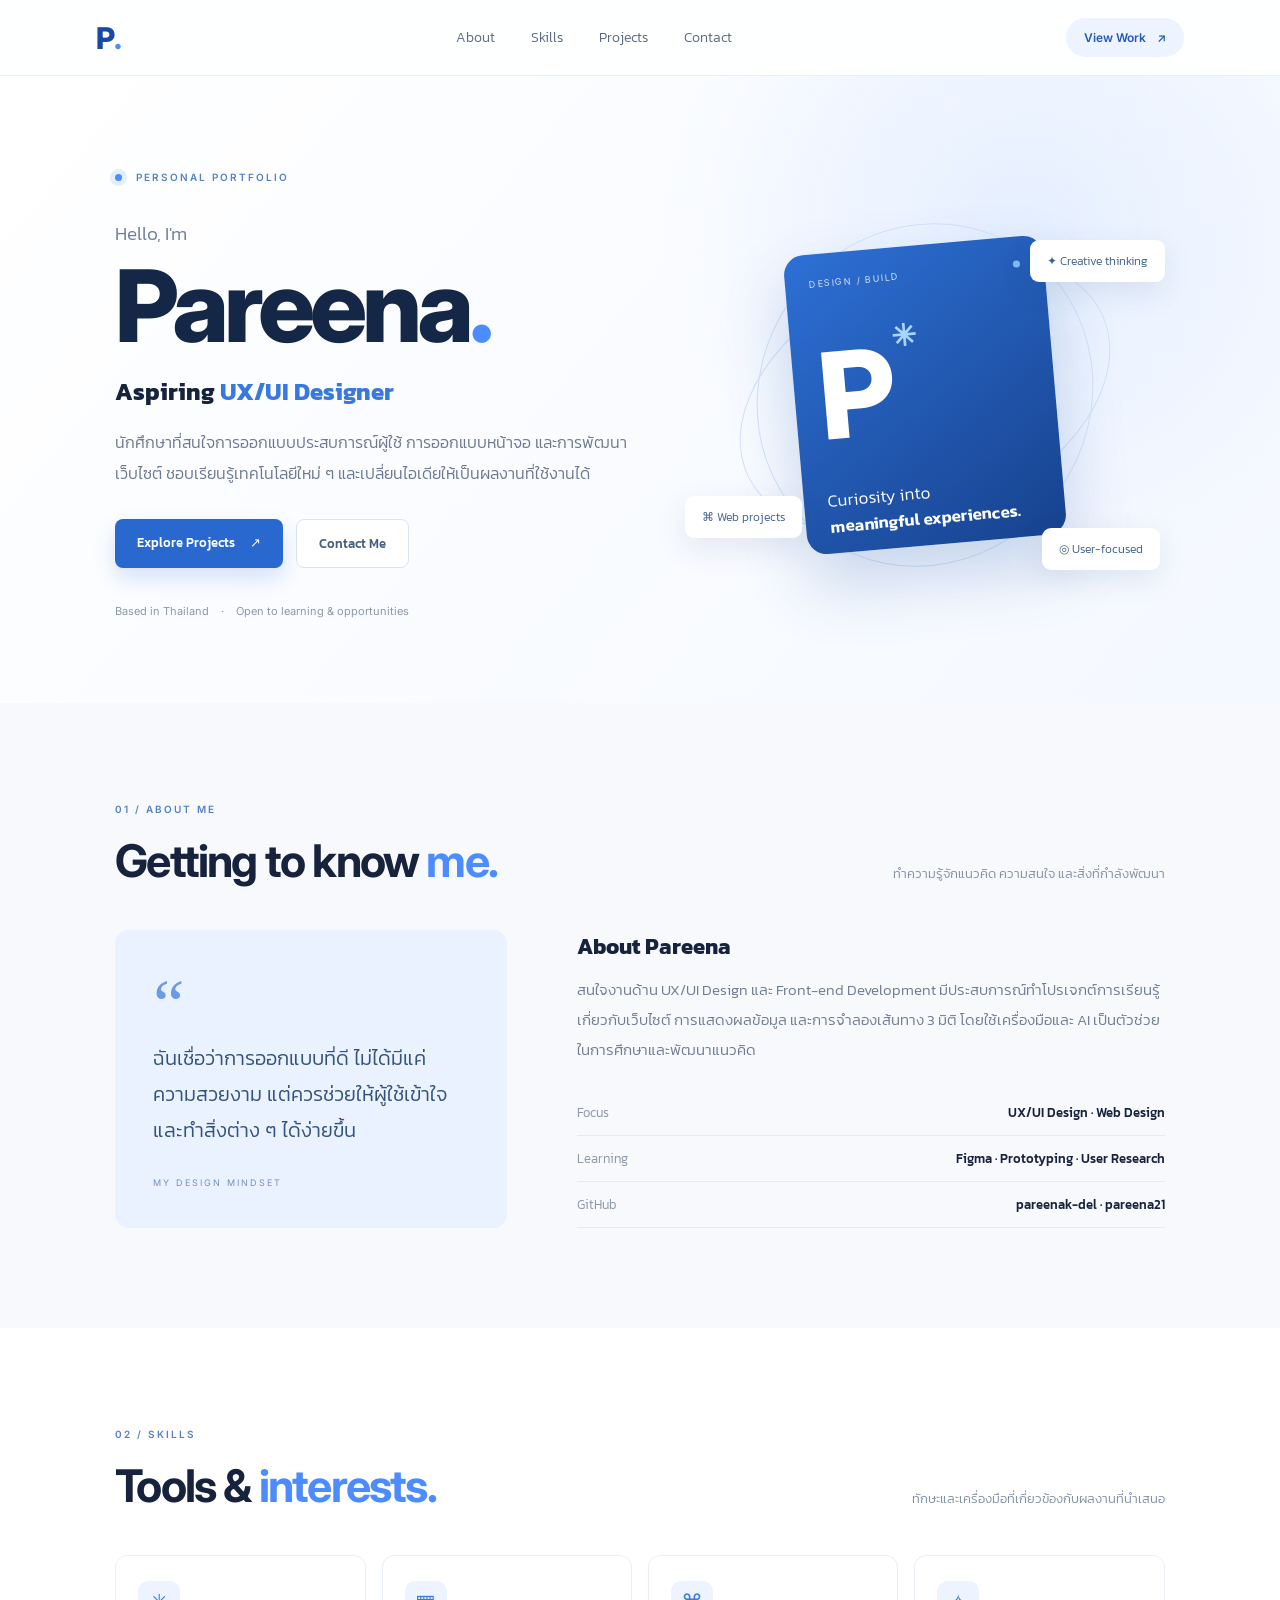
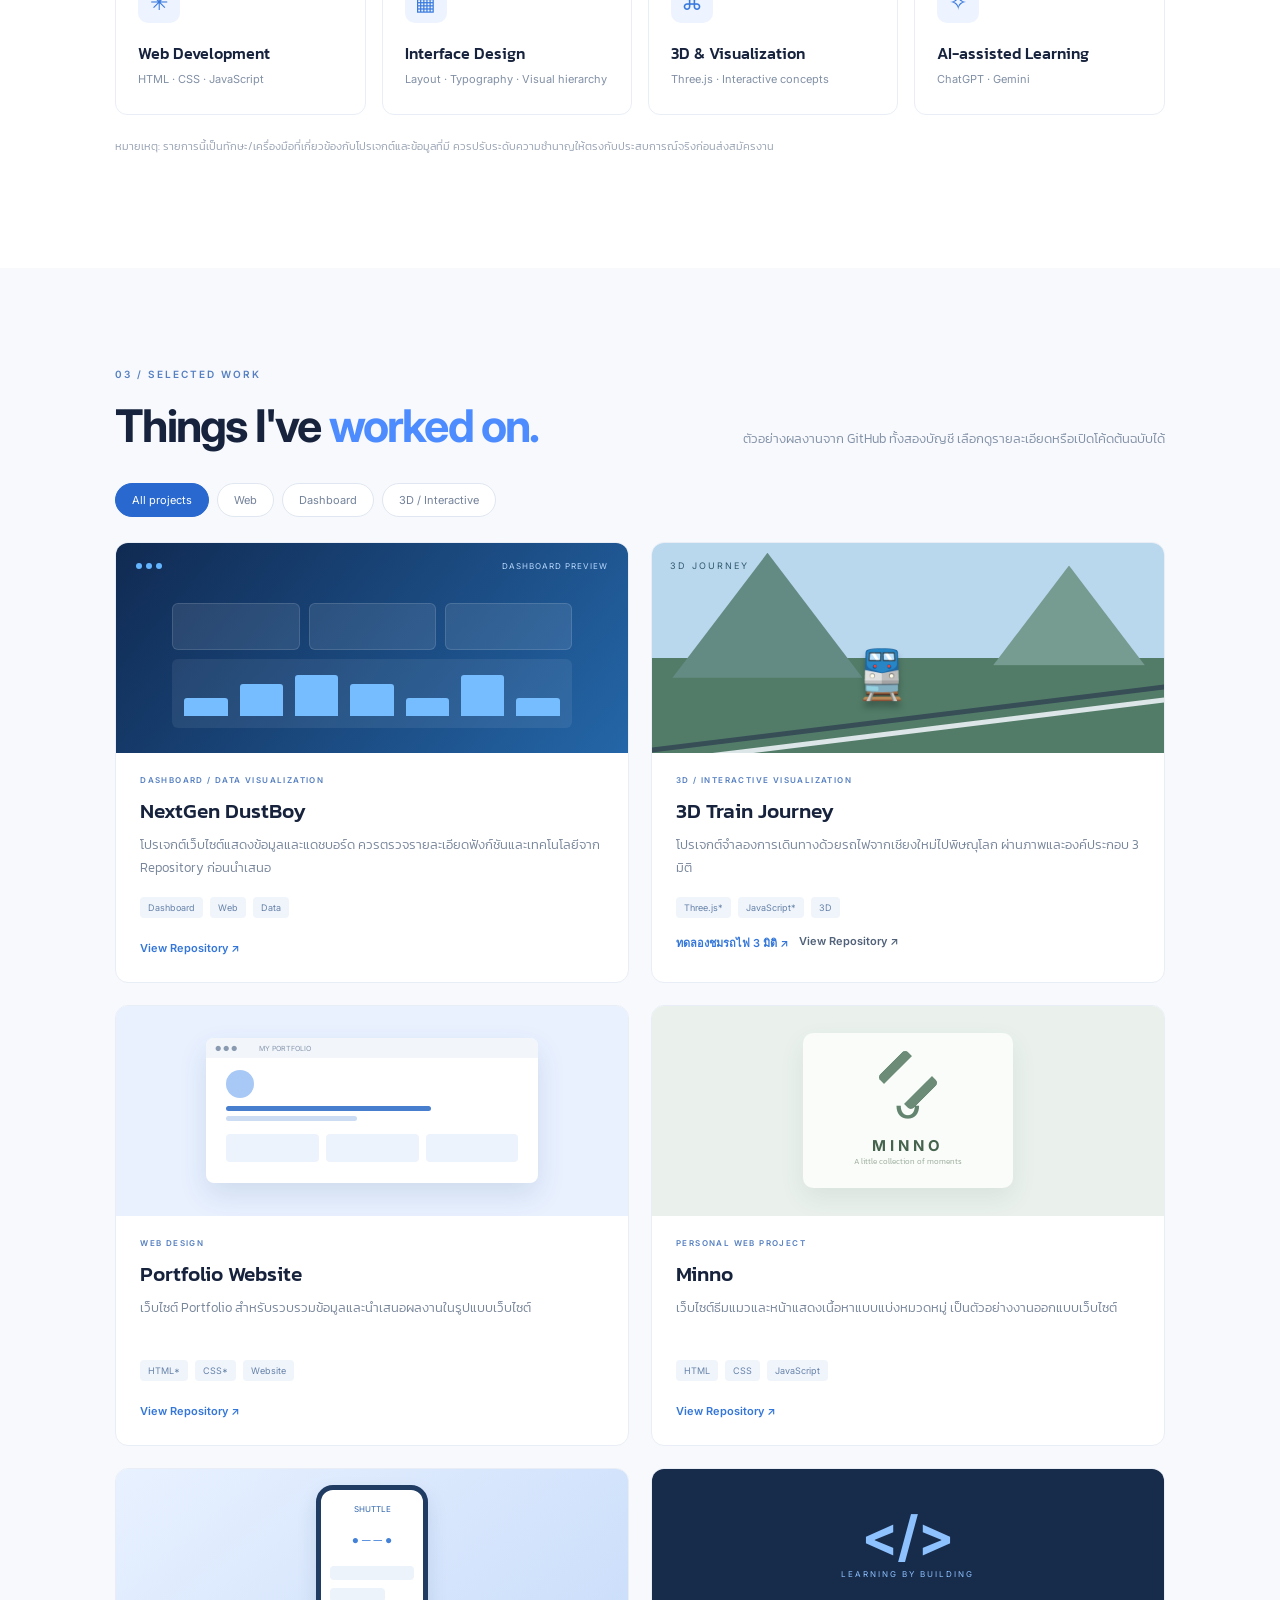
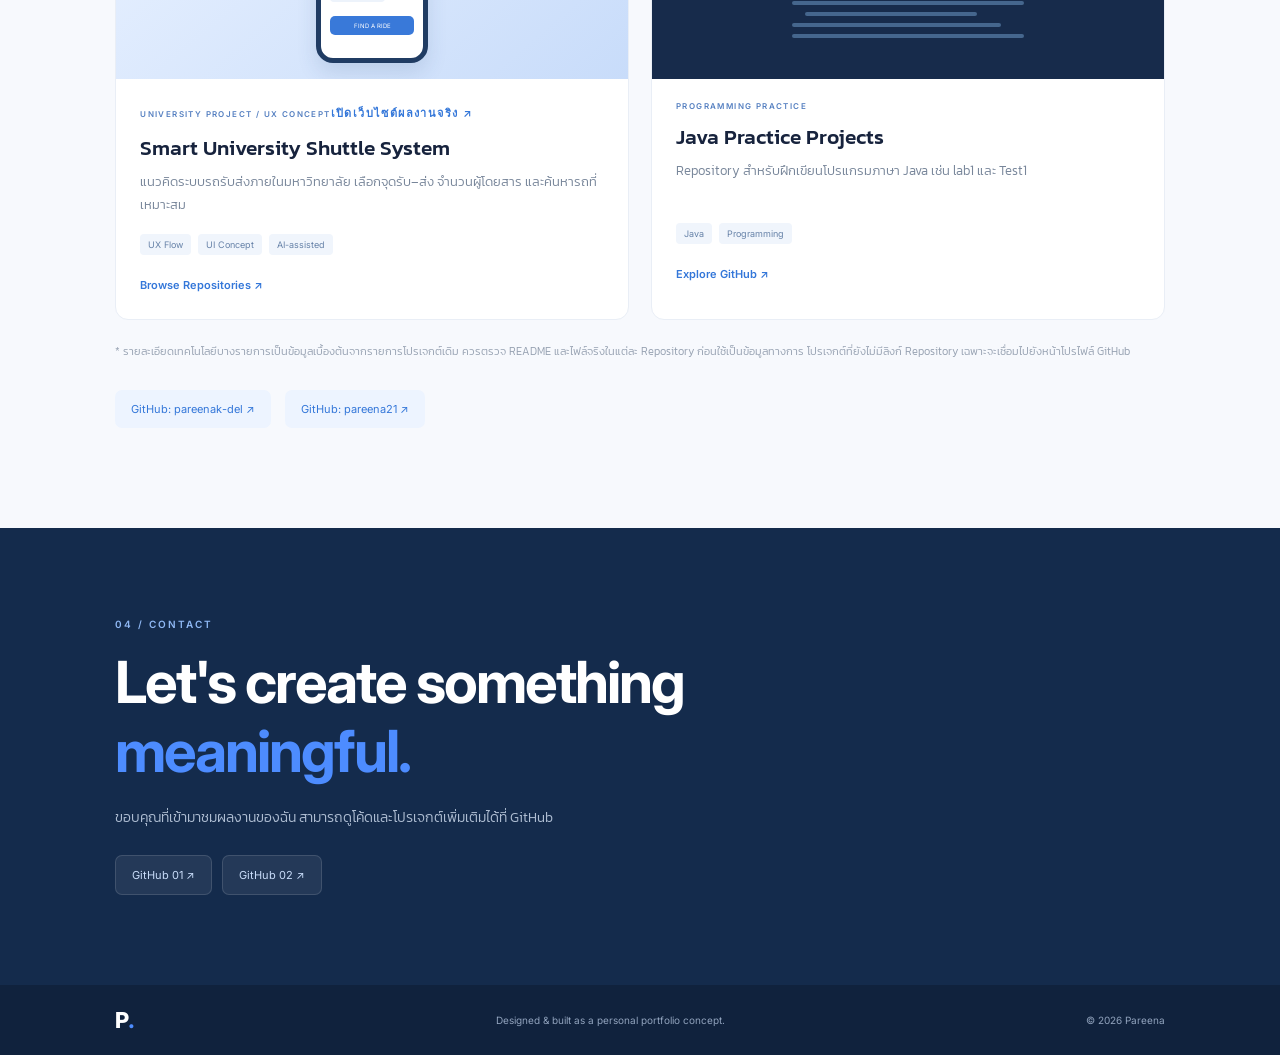
<file: index.html>
<!DOCTYPE html>
<html lang="th">
<head>
  <meta charset="UTF-8">
  <meta name="viewport" content="width=device-width, initial-scale=1.0">
  <meta name="description" content="Pareena's personal portfolio showcasing web, dashboard and 3D projects.">
  <title>Pareena | Personal Portfolio</title>
  <link rel="preconnect" href="https://fonts.googleapis.com">
  <link rel="preconnect" href="https://fonts.gstatic.com" crossorigin>
  <link href="https://fonts.googleapis.com/css2?family=Kanit:wght@300;400;500;600;700&family=Inter:wght@400;500;600;700;800&display=swap" rel="stylesheet">
  <link rel="stylesheet" href="style.css">
</head>
<body>
  <header class="topbar">
    <a class="brand" href="#home">P<span>.</span></a>
    <nav id="nav">
      <a href="#about">About</a><a href="#skills">Skills</a><a href="#projects">Projects</a><a href="#contact">Contact</a>
    </nav>
    <a class="nav-cta" href="#projects">View Work <span>↗</span></a>
    <button class="menu" id="menu" aria-label="เปิดเมนู">☰</button>
  </header>

  <main>
    <section class="hero" id="home">
      <div class="hero-copy">
        <div class="eyebrow"><span class="pulse"></span> PERSONAL PORTFOLIO</div>
        <p class="hello">Hello, I'm</p>
        <h1>Pareena<span>.</span></h1>
        <h2>Aspiring <em>UX/UI Designer</em></h2>
        <p class="intro">นักศึกษาที่สนใจการออกแบบประสบการณ์ผู้ใช้ การออกแบบหน้าจอ และการพัฒนาเว็บไซต์ ชอบเรียนรู้เทคโนโลยีใหม่ ๆ และเปลี่ยนไอเดียให้เป็นผลงานที่ใช้งานได้</p>
        <div class="hero-actions">
          <a class="button primary" href="#projects">Explore Projects <span>↗</span></a>
          <a class="button secondary" href="#contact">Contact Me</a>
        </div>
        <div class="hero-meta"><span>Based in Thailand</span><span>·</span><span>Open to learning & opportunities</span></div>
      </div>
      <div class="hero-art" aria-label="ตกแต่งกราฟิก Portfolio">
        <div class="orbit orbit-one"></div><div class="orbit orbit-two"></div>
        <div class="glass-card card-main"><div class="mini-top"><span>DESIGN / BUILD</span><span class="dot-blue"></span></div><div class="big-symbol">P<span>✳</span></div><div class="card-caption">Curiosity into<br><b>meaningful experiences.</b></div></div>
        <div class="float-chip chip-one">✦ Creative thinking</div>
        <div class="float-chip chip-two">⌘ Web projects</div>
        <div class="float-chip chip-three">◎ User-focused</div>
      </div>
    </section>

    <section class="section about" id="about">
      <div class="section-label">01 / ABOUT ME</div>
      <div class="section-heading"><h2>Getting to know <span>me.</span></h2><p>ทำความรู้จักแนวคิด ความสนใจ และสิ่งที่กำลังพัฒนา</p></div>
      <div class="about-grid">
        <div class="about-note"><div class="quote-mark">“</div><p>ฉันเชื่อว่าการออกแบบที่ดี ไม่ได้มีแค่ความสวยงาม แต่ควรช่วยให้ผู้ใช้เข้าใจและทำสิ่งต่าง ๆ ได้ง่ายขึ้น</p><span>MY DESIGN MINDSET</span></div>
        <div class="about-details">
          <h3>About Pareena</h3>
          <p>สนใจงานด้าน UX/UI Design และ Front-end Development มีประสบการณ์ทำโปรเจกต์การเรียนรู้เกี่ยวกับเว็บไซต์ การแสดงผลข้อมูล และการจำลองเส้นทาง 3 มิติ โดยใช้เครื่องมือและ AI เป็นตัวช่วยในการศึกษาและพัฒนาแนวคิด</p>
          <div class="detail-row"><span>Focus</span><b>UX/UI Design · Web Design</b></div>
          <div class="detail-row"><span>Learning</span><b>Figma · Prototyping · User Research</b></div>
          <div class="detail-row"><span>GitHub</span><b><a href="https://github.com/pareenak-del" target="_blank" rel="noreferrer">pareenak-del</a> · <a href="https://github.com/pareena21" target="_blank" rel="noreferrer">pareena21</a></b></div>
        </div>
      </div>
    </section>

    <section class="section skills" id="skills">
      <div class="section-label">02 / SKILLS</div>
      <div class="section-heading"><h2>Tools & <span>interests.</span></h2><p>ทักษะและเครื่องมือที่เกี่ยวข้องกับผลงานที่นำเสนอ</p></div>
      <div class="skill-grid">
        <article class="skill-card"><div class="skill-icon">✳</div><h3>Web Development</h3><p>HTML · CSS · JavaScript</p></article>
        <article class="skill-card"><div class="skill-icon">▦</div><h3>Interface Design</h3><p>Layout · Typography · Visual hierarchy</p></article>
        <article class="skill-card"><div class="skill-icon">⌘</div><h3>3D & Visualization</h3><p>Three.js · Interactive concepts</p></article>
        <article class="skill-card"><div class="skill-icon">✧</div><h3>AI-assisted Learning</h3><p>ChatGPT · Gemini</p></article>
      </div>
      <p class="small-note">หมายเหตุ: รายการนี้เป็นทักษะ/เครื่องมือที่เกี่ยวข้องกับโปรเจกต์และข้อมูลที่มี ควรปรับระดับความชำนาญให้ตรงกับประสบการณ์จริงก่อนส่งสมัครงาน</p>
    </section>

    <section class="section projects" id="projects">
      <div class="section-label">03 / SELECTED WORK</div>
      <div class="section-heading"><h2>Things I've <span>worked on.</span></h2><p>ตัวอย่างผลงานจาก GitHub ทั้งสองบัญชี เลือกดูรายละเอียดหรือเปิดโค้ดต้นฉบับได้</p></div>
      <div class="filters"><button class="filter active" data-filter="all">All projects</button><button class="filter" data-filter="web">Web</button><button class="filter" data-filter="data">Dashboard</button><button class="filter" data-filter="3d">3D / Interactive</button></div>
      <div class="project-grid" id="projectGrid">
        <article class="project-card" data-category="data">
          <div class="project-visual visual-dashboard"><div class="dash-head"><i></i><i></i><i></i><span>DASHBOARD PREVIEW</span></div><div class="dash-content"><div class="dash-stat"></div><div class="dash-stat"></div><div class="dash-stat"></div><div class="dash-chart"><b></b><b></b><b></b><b></b><b></b><b></b><b></b></div></div></div>
          <div class="project-info"><div class="project-type">DASHBOARD / DATA VISUALIZATION</div><h3>NextGen DustBoy</h3><p>โปรเจกต์เว็บไซต์แสดงข้อมูลและแดชบอร์ด ควรตรวจรายละเอียดฟังก์ชันและเทคโนโลยีจาก Repository ก่อนนำเสนอ</p><div class="tags"><span>Dashboard</span><span>Web</span><span>Data</span></div><a class="project-link" href="https://github.com/pareena21/namber.github.io" target="_blank" rel="noreferrer">View Repository ↗</a></div>
        </article>
        <article class="project-card" data-category="3d">
          <div class="project-visual visual-train"><div class="track track-a"></div><div class="track track-b"></div><div class="train">🚆</div><div class="mountain m1"></div><div class="mountain m2"></div><div class="visual-tag">3D JOURNEY</div></div>
          <div class="project-info"><div class="project-type">3D / INTERACTIVE VISUALIZATION</div><h3>3D Train Journey</h3><p>โปรเจกต์จำลองการเดินทางด้วยรถไฟจากเชียงใหม่ไปพิษณุโลก ผ่านภาพและองค์ประกอบ 3 มิติ</p><div class="tags"><span>Three.js*</span><span>JavaScript*</span><span>3D</span></div><div class="project-actions"><a class="project-link" href="train-journey.html">ทดลองชมรถไฟ 3 มิติ ↗</a><a class="project-link secondary-link" href="https://github.com/pareena21/train.github.io" target="_blank" rel="noreferrer">View Repository ↗</a></div></div>
        </article>
        <article class="project-card" data-category="web">
          <div class="project-visual visual-portfolio"><div class="browser"><div class="browser-bar">● ● ● <span>MY PORTFOLIO</span></div><div class="browser-body"><div class="avatar"></div><div class="line long"></div><div class="line"></div><div class="browser-blocks"><i></i><i></i><i></i></div></div></div></div>
          <div class="project-info"><div class="project-type">WEB DESIGN</div><h3>Portfolio Website</h3><p>เว็บไซต์ Portfolio สำหรับรวบรวมข้อมูลและนำเสนอผลงานในรูปแบบเว็บไซต์</p><div class="tags"><span>HTML*</span><span>CSS*</span><span>Website</span></div><a class="project-link" href="https://github.com/pareena21/portfolio.github.io" target="_blank" rel="noreferrer">View Repository ↗</a></div>
        </article>
        <article class="project-card" data-category="web">
          <div class="project-visual visual-minno"><div class="cat-window"><div class="cat-ear"></div><div class="cat-face">ᴗ</div><div class="cat-title">MINNO</div><div class="cat-sub">A little collection of moments</div></div></div>
          <div class="project-info"><div class="project-type">PERSONAL WEB PROJECT</div><h3>Minno</h3><p>เว็บไซต์ธีมแมวและหน้าแสดงเนื้อหาแบบแบ่งหมวดหมู่ เป็นตัวอย่างงานออกแบบเว็บไซต์</p><div class="tags"><span>HTML</span><span>CSS</span><span>JavaScript</span></div><a class="project-link" href="https://github.com/pareenak-del/minno" target="_blank" rel="noreferrer">View Repository ↗</a></div>
        </article>
        <article class="project-card" data-category="web">
          <div class="project-visual visual-shuttle"><div class="phone"><div class="phone-top">SHUTTLE</div><div class="map-dots">● ─ ─ ●</div><div class="phone-row"></div><div class="phone-row short"></div><div class="phone-button">FIND A RIDE</div></div></div>
          <div class="project-info"><div class="project-type">UNIVERSITY PROJECT / UX CONCEPT<a class="project-link" href="https://psru-smart-ride.onrender.com/" target="_blank" rel="noopener noreferrer">เปิดเว็บไซต์ผลงานจริง ↗</a></div><h3>Smart University Shuttle System</h3><p>แนวคิดระบบรถรับส่งภายในมหาวิทยาลัย เลือกจุดรับ–ส่ง จำนวนผู้โดยสาร และค้นหารถที่เหมาะสม</p><div class="tags"><span>UX Flow</span><span>UI Concept</span><span>AI-assisted</span></div><a class="project-link" href="https://github.com/pareena21" target="_blank" rel="noreferrer">Browse Repositories ↗</a></div>
        </article>
        <article class="project-card" data-category="web">
          <div class="project-visual visual-code"><span>&lt;/&gt;</span><small>LEARNING BY BUILDING</small><div class="code-lines"><i></i><i></i><i></i><i></i></div></div>
          <div class="project-info"><div class="project-type">PROGRAMMING PRACTICE</div><h3>Java Practice Projects</h3><p>Repository สำหรับฝึกเขียนโปรแกรมภาษา Java เช่น lab1 และ Test1</p><div class="tags"><span>Java</span><span>Programming</span></div><a class="project-link" href="https://github.com/pareena21" target="_blank" rel="noreferrer">Explore GitHub ↗</a></div>
        </article>
      </div>
      <p class="small-note">* รายละเอียดเทคโนโลยีบางรายการเป็นข้อมูลเบื้องต้นจากรายการโปรเจกต์เดิม ควรตรวจ README และไฟล์จริงในแต่ละ Repository ก่อนใช้เป็นข้อมูลทางการ โปรเจกต์ที่ยังไม่มีลิงก์ Repository เฉพาะจะเชื่อมไปยังหน้าโปรไฟล์ GitHub</p>
      <div class="all-github"><a href="https://github.com/pareenak-del" target="_blank" rel="noreferrer">GitHub: pareenak-del ↗</a><a href="https://github.com/pareena21" target="_blank" rel="noreferrer">GitHub: pareena21 ↗</a></div>
    </section>

    <section class="contact" id="contact">
      <div class="section-label">04 / CONTACT</div>
      <h2>Let's create something<br><span>meaningful.</span></h2>
      <p>ขอบคุณที่เข้ามาชมผลงานของฉัน สามารถดูโค้ดและโปรเจกต์เพิ่มเติมได้ที่ GitHub</p>
      <div class="contact-links"><a href="https://github.com/pareenak-del" target="_blank" rel="noreferrer">GitHub 01 ↗</a><a href="https://github.com/pareena21" target="_blank" rel="noreferrer">GitHub 02 ↗</a></div>
    </section>
  </main>
  <footer><a class="brand" href="#home">P<span>.</span></a><span>Designed & built as a personal portfolio concept.</span><span>© <span id="year"></span> Pareena</span></footer>
  <script src="script.js"></script>
</body>
</html>
</file>
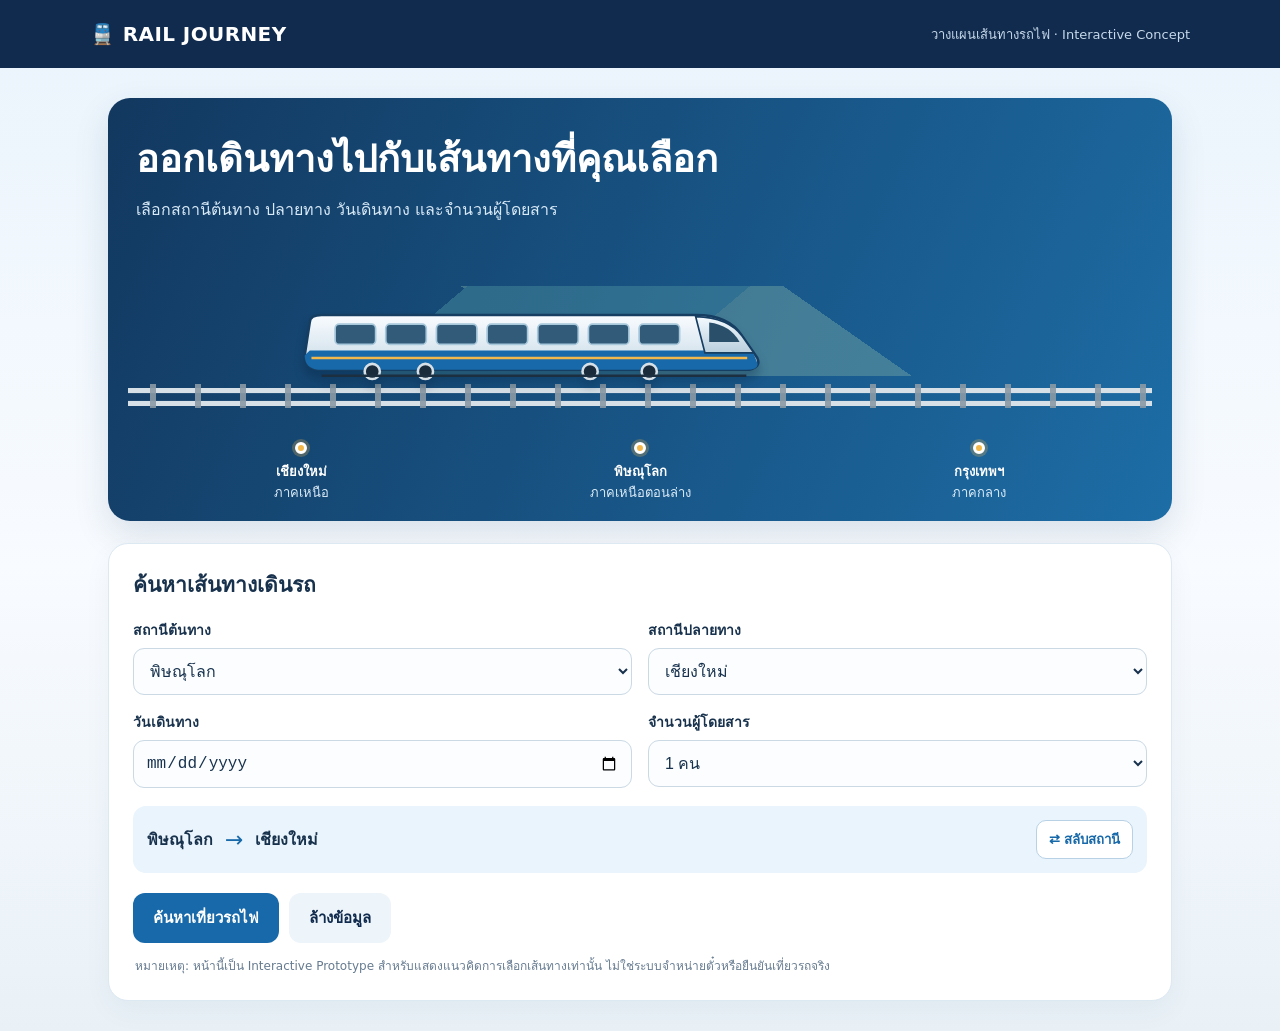
<file: train-journey.html>
<!doctype html>
<html lang="th">
<head>
<meta charset="utf-8"><meta name="viewport" content="width=device-width,initial-scale=1">
<title>Rail Journey | วางแผนการเดินทางด้วยรถไฟ</title>
<style>
:root{--navy:#102b4e;--blue:#1769aa;--sky:#eaf4fc;--gold:#f2b84b;--ink:#18324d;--muted:#667b90;--white:#fff}*{box-sizing:border-box}body{margin:0;font-family:system-ui,-apple-system,"Segoe UI",sans-serif;background:linear-gradient(180deg,#eaf4fc,#f8fbff 55%,#e9f1f7);color:var(--ink)}header{background:var(--navy);color:white;padding:22px max(20px,calc((100% - 1100px)/2));display:flex;align-items:center;justify-content:space-between;gap:12px}header strong{font-size:20px;letter-spacing:.4px}header span{font-size:13px;color:#c7d9ea}.wrap{max-width:1100px;margin:30px auto;padding:0 18px}.hero{background:linear-gradient(115deg,#12385f,#1d6da6);color:white;border-radius:22px;padding:30px 28px 18px;overflow:hidden;box-shadow:0 14px 35px #173c5b22}.hero h1{margin:0 0 8px;font-size:clamp(26px,4vw,38px)}.hero p{margin:0;color:#d9eaf8}.scene{height:190px;position:relative;margin:16px -8px -8px;overflow:hidden}.hills{position:absolute;bottom:52px;left:0;width:100%;height:90px;background:linear-gradient(140deg,transparent 30%,#4d91a0 30% 55%,transparent 55%),linear-gradient(35deg,transparent 40%,#77a9a5 40% 68%,transparent 68%);opacity:.45}.track{position:absolute;bottom:22px;left:-2%;width:104%;height:18px;border-top:5px solid #d7e0e7;border-bottom:5px solid #d7e0e7;transform:perspective(180px) rotateX(12deg)}.sleepers{position:absolute;bottom:20px;left:0;width:100%;height:24px;background:repeating-linear-gradient(90deg,transparent 0 22px,#8b9aa5 22px 28px,transparent 28px 45px);opacity:.9}.train{position:absolute;bottom:43px;left:12%;width:min(560px,78%);height:76px;filter:drop-shadow(0 8px 5px #001b3344);animation:arrive 2.2s ease-out both}.train svg{width:100%;height:100%;overflow:visible}@keyframes arrive{from{transform:translateX(-35%);opacity:.3}to{transform:translateX(0);opacity:1}}.panel{background:white;border:1px solid #dce8f2;border-radius:20px;padding:24px;margin-top:22px;box-shadow:0 10px 28px #173c5b0c}.panel h2{margin:0 0 18px;font-size:21px}.grid{display:grid;grid-template-columns:repeat(2,minmax(0,1fr));gap:16px}.field label{display:block;font-weight:650;font-size:14px;margin-bottom:7px}.field select,.field input{width:100%;border:1px solid #cbd9e5;border-radius:11px;padding:13px 12px;font-size:16px;color:var(--ink);background:#fbfdff;outline:none}.field select:focus,.field input:focus{border-color:var(--blue);box-shadow:0 0 0 3px #1769aa18}.routebar{display:flex;align-items:center;gap:12px;margin:18px 0 0;padding:14px;background:var(--sky);border-radius:13px}.city{font-weight:750}.arrow{color:var(--blue);font-size:22px}.swap{margin-left:auto;border:1px solid #b8d1e5;background:white;color:var(--blue);border-radius:10px;padding:8px 12px;font-weight:650;cursor:pointer}.actions{display:flex;gap:10px;flex-wrap:wrap;margin-top:20px}.btn{border:0;border-radius:12px;padding:13px 20px;font-size:15px;font-weight:750;cursor:pointer}.primary{background:var(--blue);color:white}.secondary{background:#edf4fa;color:var(--navy)}.result{display:none;margin-top:20px;border:1px solid #cfe2f2;background:#f4faff;border-radius:14px;padding:18px}.result.show{display:block}.result h3{margin:0 0 8px}.result p{margin:5px 0;color:#49647e}.note{font-size:12px;color:var(--muted);margin:14px 2px 0;line-height:1.6}.stations{display:flex;justify-content:space-between;gap:8px;margin-top:22px}.station{flex:1;text-align:center;font-size:13px;color:#dcecf8}.dot{width:12px;height:12px;background:var(--gold);border:3px solid #fff;border-radius:50%;margin:0 auto 7px;box-shadow:0 0 0 3px #f2b84b44}.station b{display:block;color:white}@media(max-width:650px){header{align-items:flex-start;flex-direction:column}.wrap{margin:18px auto}.hero{padding:23px 18px 12px}.scene{height:150px}.train{width:90%;left:4%;height:62px}.grid{grid-template-columns:1fr}.panel{padding:18px}.stations{font-size:11px}}
</style>
</head>
<body>
<header><strong>🚆 RAIL JOURNEY</strong><span>วางแผนเส้นทางรถไฟ · Interactive Concept</span></header>
<main class="wrap">
<section class="hero"><h1>ออกเดินทางไปกับเส้นทางที่คุณเลือก</h1><p>เลือกสถานีต้นทาง ปลายทาง วันเดินทาง และจำนวนผู้โดยสาร</p>
<div class="scene" aria-label="ภาพประกอบรถไฟบนราง"><div class="hills"></div><div class="track"></div><div class="sleepers"></div>
<div class="train"><svg viewBox="0 0 560 90" role="img" aria-label="รถไฟโดยสารสีน้ำเงิน"><defs><linearGradient id="body" x2="0" y2="1"><stop stop-color="#f9fcff"/><stop offset=".65" stop-color="#d9e6ef"/><stop offset="1" stop-color="#8da9bc"/></linearGradient><linearGradient id="front" x2="0" y2="1"><stop stop-color="#f4fbff"/><stop offset="1" stop-color="#b9cedd"/></linearGradient></defs>
<path d="M18 16 Q18 7 32 7 H475 Q515 7 530 32 L548 58 Q553 69 538 72 H28 Q12 70 12 55Z" fill="url(#body)" stroke="#163e62" stroke-width="3"/><path d="M18 49 H542 L548 64 Q550 72 535 72 H28 Q12 70 12 55Z" fill="#1769aa"/><path d="M475 9 Q514 10 530 32 L544 52 H486Z" fill="url(#front)" stroke="#163e62" stroke-width="2"/><path d="M491 16 Q516 19 527 39 H491Z" fill="#294f6b"/><g fill="#315b78" stroke="#a8c8dc" stroke-width="2"><rect x="48" y="18" width="48" height="24" rx="5"/><rect x="108" y="18" width="48" height="24" rx="5"/><rect x="168" y="18" width="48" height="24" rx="5"/><rect x="228" y="18" width="48" height="24" rx="5"/><rect x="288" y="18" width="48" height="24" rx="5"/><rect x="348" y="18" width="48" height="24" rx="5"/><rect x="408" y="18" width="48" height="24" rx="5"/></g><path d="M20 58 H536" stroke="#f2b84b" stroke-width="3"/><g fill="#1a2b3b" stroke="#d7e0e7" stroke-width="3"><circle cx="92" cy="74" r="9"/><circle cx="155" cy="74" r="9"/><circle cx="350" cy="74" r="9"/><circle cx="420" cy="74" r="9"/></g><path d="M32 79 H535" stroke="#1c2f40" stroke-width="3"/></svg></div></div>
<div class="stations"><div class="station"><div class="dot"></div><b>เชียงใหม่</b>ภาคเหนือ</div><div class="station"><div class="dot"></div><b>พิษณุโลก</b>ภาคเหนือตอนล่าง</div><div class="station"><div class="dot"></div><b>กรุงเทพฯ</b>ภาคกลาง</div></div>
</section>
<section class="panel"><h2>ค้นหาเส้นทางเดินรถ</h2><div class="grid">
<div class="field"><label for="from">สถานีต้นทาง</label><select id="from"><option>พิษณุโลก</option><option>เชียงใหม่</option><option>กรุงเทพฯ</option></select></div>
<div class="field"><label for="to">สถานีปลายทาง</label><select id="to"><option>เชียงใหม่</option><option>กรุงเทพฯ</option><option>พิษณุโลก</option></select></div>
<div class="field"><label for="date">วันเดินทาง</label><input id="date" type="date"></div>
<div class="field"><label for="people">จำนวนผู้โดยสาร</label><select id="people"><option value="1">1 คน</option><option value="2">2 คน</option><option value="3">3 คน</option><option value="4">4 คน</option><option value="5">5 คน</option><option value="6">6 คน</option></select></div>
</div><div class="routebar"><span class="city" id="fromLabel">พิษณุโลก</span><span class="arrow">→</span><span class="city" id="toLabel">เชียงใหม่</span><button class="swap" id="swap" type="button">⇄ สลับสถานี</button></div>
<div class="actions"><button class="btn primary" id="search" type="button">ค้นหาเที่ยวรถไฟ</button><button class="btn secondary" id="reset" type="button">ล้างข้อมูล</button></div>
<div class="result" id="result" aria-live="polite"><h3>สรุปการเดินทางของคุณ</h3><p id="summary"></p><p>นี่เป็นต้นแบบสำหรับนำเสนอแนวคิด ยังไม่ได้เชื่อมต่อข้อมูลตารางเดินรถ ราคา หรือระบบจองตั๋วจริง</p></div>
<p class="note">หมายเหตุ: หน้านี้เป็น Interactive Prototype สำหรับแสดงแนวคิดการเลือกเส้นทางเท่านั้น ไม่ใช่ระบบจำหน่ายตั๋วหรือยืนยันเที่ยวรถจริง</p>
</section></main>
<script>
const from=document.querySelector('#from'),to=document.querySelector('#to'),date=document.querySelector('#date'),people=document.querySelector('#people'),result=document.querySelector('#result');
function labels(){document.querySelector('#fromLabel').textContent=from.value;document.querySelector('#toLabel').textContent=to.value;}
from.addEventListener('change',labels);to.addEventListener('change',labels);
document.querySelector('#swap').addEventListener('click',()=>{const v=from.value;from.value=to.value;to.value=v;labels();result.classList.remove('show')});
document.querySelector('#search').addEventListener('click',()=>{if(from.value===to.value){alert('กรุณาเลือกสถานีต้นทางและปลายทางให้แตกต่างกันค่ะ');return}if(!date.value){alert('กรุณาเลือกวันเดินทางค่ะ');return}const d=new Date(date.value+'T00:00:00');const formatted=d.toLocaleDateString('th-TH',{day:'numeric',month:'long',year:'numeric'});document.querySelector('#summary').textContent=`เดินทางจาก ${from.value} ไป ${to.value} วันที่ ${formatted} จำนวน ${people.value} คน`;result.classList.add('show');});
document.querySelector('#reset').addEventListener('click',()=>{from.value='พิษณุโลก';to.value='เชียงใหม่';date.value='';people.value='1';labels();result.classList.remove('show')});
</script>
</body></html>
</file>
<file: style.css>
*{box-sizing:border-box}html{scroll-behavior:smooth}body{margin:0;background:#f7f9fd;color:#17233d;font-family:'Kanit',sans-serif;font-weight:300}a{color:inherit;text-decoration:none}.topbar{height:76px;padding:0 7.5%;display:flex;align-items:center;justify-content:space-between;background:rgba(255,255,255,.88);backdrop-filter:blur(14px);position:sticky;top:0;z-index:10;border-bottom:1px solid #e8edf6}.brand{font:800 30px Inter;color:#1749a5}.brand span,.hero h1 span,.section-heading h2 span,.contact h2 span{color:#4d8cff}.topbar nav{display:flex;gap:36px;font-size:14px;color:#5e6b82}.topbar nav a:hover,.detail-row a:hover{color:#3478e8}.nav-cta{font:600 12px Inter;background:#edf4ff;color:#245ab5;padding:12px 18px;border-radius:30px}.nav-cta span{margin-left:8px}.menu{display:none;border:0;background:none;font-size:24px}.hero{min-height:620px;padding:95px 9% 85px;display:grid;grid-template-columns:1.05fr .95fr;align-items:center;gap:40px;background:radial-gradient(circle at 80% 25%,#e5efff 0,transparent 32%),linear-gradient(130deg,#fff,#f4f8ff)}.eyebrow,.section-label,.project-type{font:600 10px Inter;letter-spacing:2px;color:#5680c1}.pulse{display:inline-block;width:7px;height:7px;background:#4d8cff;border-radius:50%;margin-right:9px;box-shadow:0 0 0 5px #e3eeff}.hello{font-size:19px;color:#70809b;margin:36px 0 0}.hero h1{font:800 clamp(60px,8vw,100px)/1 Inter;margin:8px 0;color:#142747;letter-spacing:-5px}.hero h2{font:500 clamp(22px,3vw,32px);margin:18px 0}.hero h2 em{font-style:normal;color:#3979dd}.intro{font-size:16px;line-height:1.95;color:#6a7890;max-width:540px}.hero-actions{display:flex;gap:13px;margin-top:30px}.button{padding:14px 22px;border-radius:8px;font-size:13px;font-weight:500}.primary{background:#2868cf;color:white;box-shadow:0 10px 22px #2868cf30}.primary span{margin-left:12px}.secondary{border:1px solid #d9e3f2;color:#456080;background:white}.hero-meta{font:11px Inter;color:#8b98ac;margin-top:36px;display:flex;gap:12px}.hero-art{height:390px;position:relative;display:grid;place-items:center}.orbit{position:absolute;border:1px solid #d2e1f8;border-radius:50%;transform:rotate(-24deg)}.orbit-one{width:390px;height:250px}.orbit-two{width:330px;height:350px;transform:rotate(35deg)}.glass-card{width:260px;height:300px;border-radius:20px;background:linear-gradient(145deg,#2d70d5,#17428e);box-shadow:0 30px 65px #2359a53b;color:white;padding:24px;position:relative;z-index:1;transform:rotate(-5deg)}.mini-top{font:9px Inter;letter-spacing:1.5px;display:flex;justify-content:space-between;opacity:.8}.dot-blue{width:7px;height:7px;background:#9bd2ff;border-radius:50%}.big-symbol{font:800 120px Inter;margin:35px 0 20px;color:#fff}.big-symbol span{font-size:30px;color:#a9d5ff;vertical-align:top}.card-caption{font-size:17px;line-height:1.5}.card-caption b{font-weight:600}.float-chip{position:absolute;background:#fff;padding:12px 17px;border-radius:9px;box-shadow:0 10px 30px #1d47751a;font-size:12px;color:#42618d;z-index:2}.chip-one{top:40px;right:0}.chip-two{bottom:52px;left:0}.chip-three{right:5px;bottom:20px}.section{padding:100px 9%}.section-label{margin-bottom:18px}.section-heading{display:flex;align-items:end;justify-content:space-between;gap:20px;margin-bottom:42px}.section-heading h2{font:700 clamp(30px,4vw,45px) Inter;margin:0;letter-spacing:-1.8px}.section-heading p{color:#8290a5;font-size:13px;margin:0 0 5px}.about-grid{display:grid;grid-template-columns:.8fr 1.2fr;gap:70px}.about-note{background:#eaf2ff;border-radius:14px;padding:35px 38px;min-height:240px}.quote-mark{font:70px Georgia;color:#6b9be4;height:55px}.about-note p{font-size:20px;line-height:1.8;color:#34527e}.about-note span{font:9px Inter;letter-spacing:2px;color:#7391bb}.about-details h3{font-size:22px;margin:0 0 12px}.about-details>p{font-size:15px;line-height:2;color:#6e7c91;margin:0 0 25px}.detail-row{padding:13px 0;border-bottom:1px solid #e6ebf3;display:flex;justify-content:space-between;gap:15px;font-size:13px}.detail-row span{color:#8b98aa}.detail-row b{font-weight:500;text-align:right}.skills{background:#fff}.skill-grid{display:grid;grid-template-columns:repeat(4,1fr);gap:16px}.skill-card{border:1px solid #e9eef6;border-radius:12px;padding:25px 22px;background:#fff;transition:.2s}.skill-card:hover,.project-card:hover{transform:translateY(-5px);box-shadow:0 18px 35px #1d477510}.skill-icon{width:42px;height:42px;display:grid;place-items:center;border-radius:10px;background:#edf4ff;color:#3979dd;font-size:22px}.skill-card h3{font-size:16px;font-weight:500;margin:18px 0 5px}.skill-card p{font:11px Inter;color:#8290a5;line-height:1.7;margin:0}.small-note{font-size:11px;color:#96a1b1;line-height:1.8;margin-top:22px}.projects{background:#f7f9fd}.filters{display:flex;gap:8px;margin:-12px 0 25px;flex-wrap:wrap}.filter{border:1px solid #e0e7f1;background:white;border-radius:30px;padding:9px 16px;color:#73829a;font:11px Inter;cursor:pointer}.filter.active{background:#2868cf;color:white;border-color:#2868cf}.project-grid{display:grid;grid-template-columns:repeat(2,1fr);gap:22px}.project-card{background:white;border:1px solid #e9eef6;border-radius:13px;overflow:hidden;transition:.25s}.project-visual{height:210px;position:relative;overflow:hidden;display:grid;place-items:center}.visual-dashboard{background:linear-gradient(130deg,#102a52,#2466a8)}.dash-head{position:absolute;top:18px;left:20px;right:20px;color:#b8d8ff;font:8px Inter;letter-spacing:1px}.dash-head i{display:inline-block;width:6px;height:6px;background:#64b5ff;border-radius:50%;margin-right:4px}.dash-head span{float:right}.dash-content{width:78%;height:125px;margin-top:35px;display:grid;grid-template-columns:repeat(3,1fr);gap:9px}.dash-stat{background:#ffffff18;border:1px solid #ffffff20;border-radius:6px}.dash-chart{grid-column:1/4;background:#ffffff12;border-radius:6px;display:flex;align-items:end;gap:12px;padding:12px}.dash-chart b{flex:1;background:#76bdff;border-radius:3px 3px 0 0;height:40%}.dash-chart b:nth-child(2n){height:70%}.dash-chart b:nth-child(3n){height:90%}.visual-train{background:linear-gradient(#b9d7ed 0 55%,#527c68 55%)}.mountain{position:absolute;bottom:75px;width:190px;height:125px;background:#638b83;clip-path:polygon(50% 0,100% 100%,0 100%)}.m1{left:4%}.m2{right:0;transform:scale(.8);background:#769b91}.track{position:absolute;bottom:32px;height:5px;width:120%;background:#374e57;transform:rotate(-7deg)}.track-b{bottom:19px;background:#dce5e7}.train{position:absolute;z-index:2;font-size:48px;bottom:43px;left:39%;filter:drop-shadow(0 6px 3px #0004)}.visual-tag{position:absolute;top:17px;left:18px;color:#315b71;font:9px Inter;letter-spacing:2px}.visual-portfolio{background:#e9f1ff}.browser{width:65%;height:145px;border-radius:8px;background:white;box-shadow:0 12px 28px #244d7b22;overflow:hidden}.browser-bar{height:20px;background:#f2f5fa;font:7px Inter;color:#8a9ab0;padding:6px 9px}.browser-bar span{margin-left:20px}.browser-body{padding:12px 20px}.avatar{width:28px;height:28px;border-radius:50%;background:#a8c8f5;margin-bottom:8px}.line{height:5px;width:45%;background:#cbdcf3;border-radius:5px;margin:5px 0}.line.long{width:70%;background:#477fce}.browser-blocks{display:flex;gap:7px;margin-top:13px}.browser-blocks i{height:28px;flex:1;background:#edf3fc;border-radius:4px}.visual-minno{background:#eaf1ed}.cat-window{width:210px;height:155px;background:#f9fcf8;border-radius:10px;display:flex;flex-direction:column;align-items:center;justify-content:center;box-shadow:0 10px 25px #335b3b18;position:relative}.cat-ear{position:absolute;top:27px;width:48px;height:40px;border-left:10px solid #6c8c78;border-right:10px solid #6c8c78;transform:rotate(45deg);border-radius:5px}.cat-face{font-size:45px;color:#63846e;z-index:1;margin-top:13px}.cat-title{font:700 15px Inter;letter-spacing:4px;color:#45644e}.cat-sub{font-size:8px;color:#9aaa9c}.visual-shuttle{background:linear-gradient(140deg,#e8f1ff,#c8dcfa)}.phone{width:112px;height:178px;border:5px solid #203c63;border-radius:17px;background:white;padding:14px 9px;box-shadow:0 10px 20px #234a7722}.phone-top{font:8px Inter;color:#2e65ac;text-align:center}.map-dots{margin:17px 0;color:#4382d8;text-align:center;font-size:12px}.phone-row{height:14px;background:#edf3fb;border-radius:4px;margin:8px 0}.phone-row.short{width:65%}.phone-button{background:#3979d9;color:white;border-radius:5px;text-align:center;padding:6px 2px;font:6px Inter;margin-top:14px}.visual-code{background:#172b4b;color:#8dc2ff;display:flex;flex-direction:column;justify-content:center;align-items:center}.visual-code>span{font:700 55px Inter}.visual-code small{font:8px Inter;letter-spacing:2px}.code-lines{width:48%;margin-top:15px}.code-lines i{display:block;height:4px;background:#45668d;margin:7px;border-radius:5px}.code-lines i:nth-child(2){width:70%;margin-left:20px}.code-lines i:nth-child(3){width:85%}.project-info{padding:22px 24px 24px}.project-type{font-size:8px;letter-spacing:1.4px}.project-info h3{font-size:21px;font-weight:500;margin:10px 0 7px}.project-info p{font-size:13px;line-height:1.8;color:#78869a;min-height:48px;margin:0}.tags{display:flex;gap:7px;margin:16px 0}.tags span{background:#f0f5fc;color:#6682a8;border-radius:4px;padding:5px 8px;font:9px Inter}.project-link{font:600 11px Inter;color:#3477d9;display:inline-block;margin-top:3px}.all-github{display:flex;gap:14px;margin-top:28px}.all-github a,.contact-links a{font:11px Inter;color:#3477d9;background:#edf4ff;padding:12px 16px;border-radius:7px}.contact{padding:90px 9%;background:#142b4c;color:white}.contact .section-label{color:#8fb8f4}.contact h2{font:700 clamp(35px,5vw,58px)/1.2 Inter;letter-spacing:-2px;margin:10px 0 20px}.contact p{color:#aebdd2;font-size:14px}.contact-links{display:flex;gap:10px;margin-top:27px}.contact-links a{background:#ffffff12;color:#c9ddfa;border:1px solid #ffffff20}footer{background:#10223d;color:#91a3bd;padding:22px 9%;display:flex;align-items:center;justify-content:space-between;font:10px Inter}footer .brand{color:white;font-size:22px}
@media(max-width:800px){.topbar{padding:0 5%;height:65px}.topbar nav{display:none;position:absolute;top:65px;left:0;right:0;background:white;padding:20px 7%;flex-direction:column;gap:18px;border-bottom:1px solid #e8edf6}.topbar nav.open{display:flex}.nav-cta{margin-left:auto;margin-right:15px}.menu{display:block}.hero{padding:65px 7%;grid-template-columns:1fr;gap:5px}.hero-art{height:320px}.orbit-one{width:300px}.orbit-two{height:290px}.glass-card{transform:scale(.85) rotate(-5deg)}.section{padding:70px 7%}.section-heading{display:block}.section-heading p{margin-top:12px}.about-grid{grid-template-columns:1fr;gap:30px}.skill-grid{grid-template-columns:repeat(2,1fr)}.project-grid{grid-template-columns:1fr}.project-visual{height:190px}.detail-row{font-size:11px}footer{padding:20px 7%;gap:10px;flex-wrap:wrap}}
@media(max-width:420px){.hero h1{font-size:62px}.hero-meta{font-size:9px;gap:7px}.hero-actions{flex-wrap:wrap}.skill-grid{gap:9px}.skill-card{padding:18px 14px}.all-github{flex-direction:column}.contact-links{flex-wrap:wrap}}
/* Extra project action links */
.project-actions{display:flex;flex-wrap:wrap;gap:10px;margin-top:16px}
.project-actions .project-link{margin-top:0}
.project-actions .secondary-link{color:#52627a}
</file>
